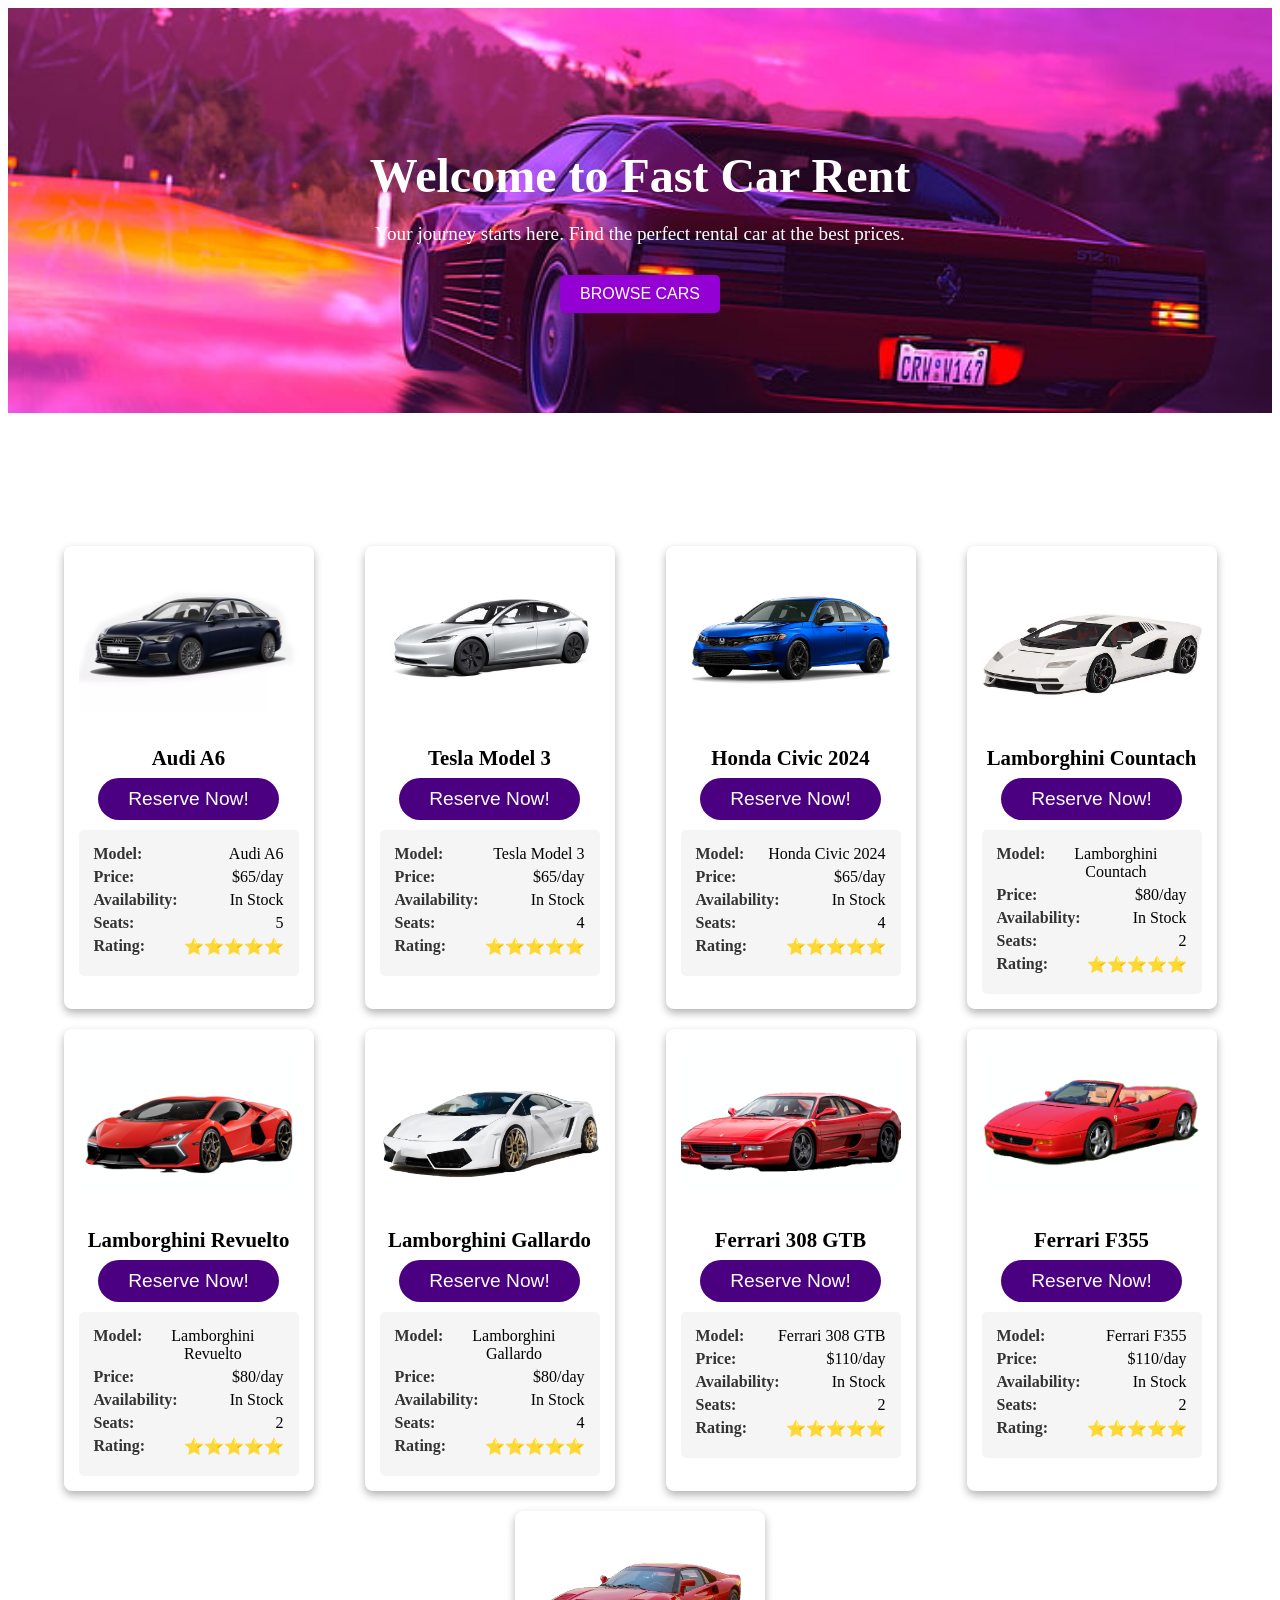
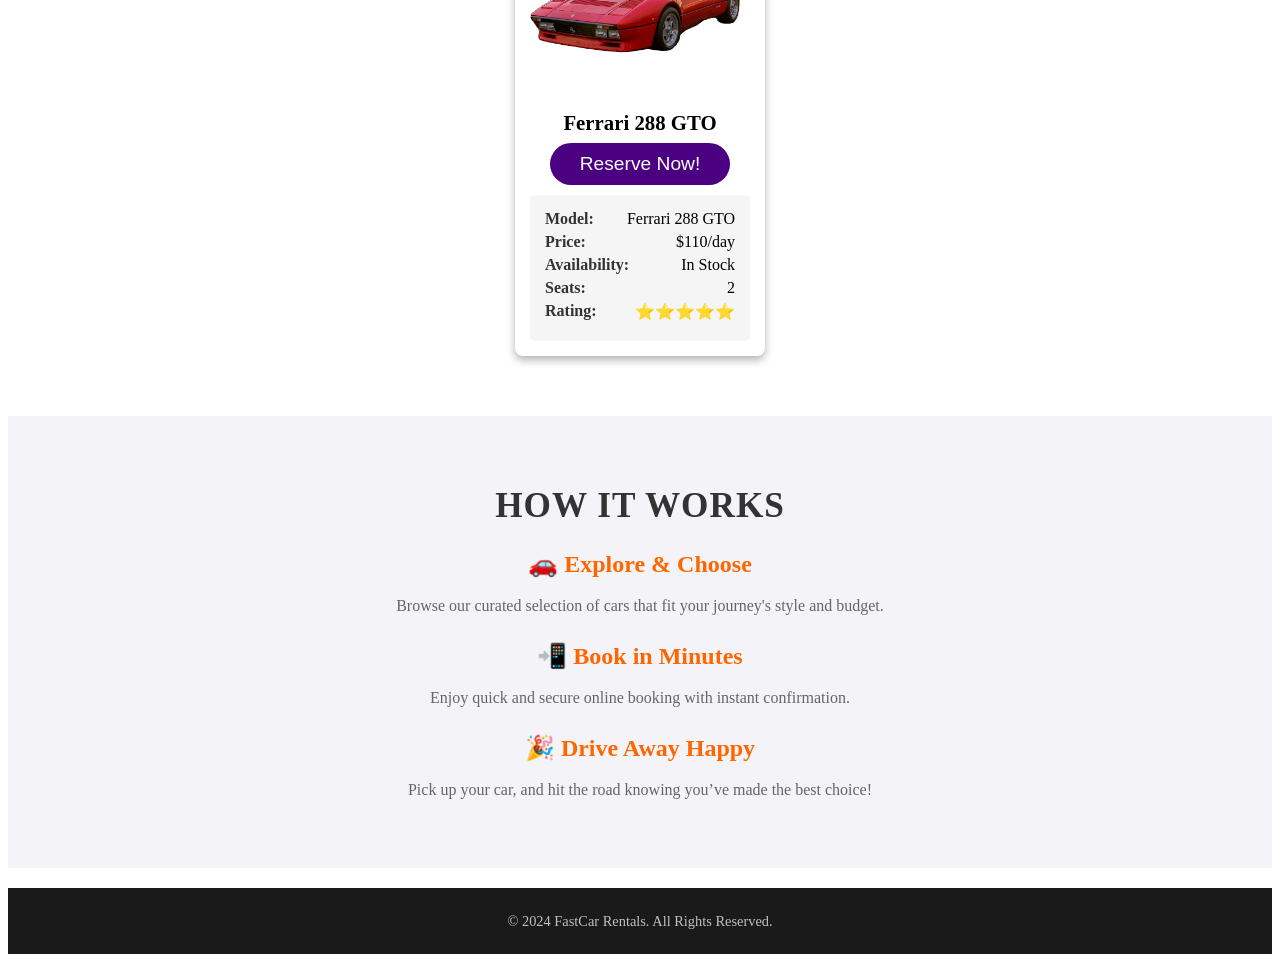
<file: Car rent.html>
<!DOCTYPE html>
<html lang="en">
<head>
    <meta charset="UTF-8">
    <meta name="viewport" content="width=device-width, initial-scale=1.0">
    <title>Car Rental Landing Page</title>
    <link rel="stylesheet" href="styles.css">
</head>
<body>
    <header>
        <div class="c1">
            <h2>Welcome to Fast Car Rent</h2>
            <p>Your journey starts here. Find the perfect rental car at the best prices.</p>
            <a href="cars.html">
                <button class="Cars">Browse Cars</button>
            </a>
        </div>
    </header>
     
    <section id="Top-Picks">
        <h2>Top Picks</h2>
        <div class="car-list">
            <div class="car-item">
                <img src="audia6.jpg" alt="Audi A6">
                <h3>Audi A6</h3>
                <a href="PayingSystem.html"><button class="Lowcar">Reserve Now!</button></a>
                <div class="car-details">
                    <ul>
                        <li><strong>Model:</strong> Audi A6</li>
                        <li><strong>Price:</strong> $65/day</li>
                        <li><strong>Availability:</strong> In Stock</li>
                        <li><strong>Seats:</strong> 5</li>
                        <li><strong>Rating:</strong> ⭐⭐⭐⭐⭐</li>
                    </ul>
                </div>
            </div>

            <div class="car-item">
                <img src="tesla.jpg" alt="Tesla">
                <h3>Tesla Model 3</h3>
                <a href="PayingSystem.html"><button class="Lowcar">Reserve Now!</button></a>
                <div class="car-details">
                    <ul>
                        <li><strong>Model:</strong> Tesla Model 3</li>
                        <li><strong>Price:</strong> $65/day</li>
                        <li><strong>Availability:</strong> In Stock</li>
                        <li><strong>Seats:</strong> 4</li>
                        <li><strong>Rating:</strong> ⭐⭐⭐⭐⭐</li>
                    </ul>
                </div>
            </div>

            <div class="car-item">
                <img src="honda.jpg" alt="Honda Civic">
                <h3>Honda Civic 2024</h3>
                <a href="PayingSystem.html"><button class="Lowcar">Reserve Now!</button></a>
                <div class="car-details">
                    <ul>
                        <li><strong>Model:</strong> Honda Civic 2024</li>
                        <li><strong>Price:</strong> $65/day</li>
                        <li><strong>Availability:</strong> In Stock</li>
                        <li><strong>Seats:</strong> 4</li>
                        <li><strong>Rating:</strong> ⭐⭐⭐⭐⭐</li>
                    </ul>
                </div>
            </div>
            
            <div class="car-item">
                <img src="lamb.jpg" alt="Lamborghini">
                <h3>Lamborghini Countach</h3>
                <a href="Paying2.html"><button class="Lamborghini">Reserve Now!</button></a>
                <div class="car-details">
                    <ul>
                        <li><strong>Model:</strong> Lamborghini Countach</li>
                        <li><strong>Price:</strong> $80/day</li>
                        <li><strong>Availability:</strong> In Stock</li>
                        <li><strong>Seats:</strong> 2</li>
                        <li><strong>Rating:</strong> ⭐⭐⭐⭐⭐</li>
                    </ul>
                </div>
            </div>

            <div class="car-item">
                <img src="lamb2.jpg" alt="Lamborghini">
                <h3>Lamborghini Revuelto</h3>
                <a href="Paying2.html"><button class="Lamborghini">Reserve Now!</button></a>
                <div class="car-details">
                    <ul>
                        <li><strong>Model:</strong> Lamborghini Revuelto</li>
                        <li><strong>Price:</strong> $80/day</li>
                        <li><strong>Availability:</strong> In Stock</li>
                        <li><strong>Seats:</strong> 2</li>
                        <li><strong>Rating:</strong> ⭐⭐⭐⭐⭐</li>
                    </ul>
                </div>
            </div>
            <div class="car-item">
                <img src="lamb3.jpg" alt="Lamborghini Gallardo">
                <h3>Lamborghini Gallardo</h3>
                <a href="Paying2.html"><button class="Lamborghini">Reserve Now!</button></a>
                <div class="car-details">
                    <ul>
                        <li><strong>Model:</strong> Lamborghini Gallardo</li>
                        <li><strong>Price:</strong> $80/day</li>
                        <li><strong>Availability:</strong> In Stock</li>
                        <li><strong>Seats:</strong> 4</li>
                        <li><strong>Rating:</strong> ⭐⭐⭐⭐⭐</li>
                    </ul>
                </div>
            </div>
            
            <div class="car-item">
                <img src="ferrari.jpg" alt="Ferrari">
                <h3>Ferrari 308 GTB</h3>
                <a href="Paying3.html"><button class="Ferrari">Reserve Now!</button></a>
                <div class="car-details">
                    <ul>
                        <li><strong>Model:</strong> Ferrari 308 GTB</li>
                        <li><strong>Price:</strong> $110/day</li>
                        <li><strong>Availability:</strong> In Stock</li>
                        <li><strong>Seats:</strong> 2</li>
                        <li><strong>Rating:</strong> ⭐⭐⭐⭐⭐</li>
                    </ul>
                </div>
            </div>

            <div class="car-item">
                <img src="ferrari2.jpg" alt="Ferrari">
                <h3>Ferrari F355</h3>
                <a href="Paying3.html"><button class="Ferrari">Reserve Now!</button></a>
                <div class="car-details">
                    <ul>
                        <li><strong>Model:</strong> Ferrari F355</li>
                        <li><strong>Price:</strong> $110/day</li>
                        <li><strong>Availability:</strong> In Stock</li>
                        <li><strong>Seats:</strong> 2</li>
                        <li><strong>Rating:</strong> ⭐⭐⭐⭐⭐</li>
                    </ul>
                </div>
            </div>

            <div class="car-item">
                <img src="ferrari3.jpg" alt="Ferrari">
                <h3>Ferrari 288 GTO</h3>
                <a href="Paying3.html"><button class="Ferrari">Reserve Now!</button></a>
                <div class="car-details">
                    <ul>
                        <li><strong>Model:</strong> Ferrari 288 GTO</li>
                        <li><strong>Price:</strong> $110/day</li>
                        <li><strong>Availability:</strong> In Stock</li>
                        <li><strong>Seats:</strong> 2</li>
                        <li><strong>Rating:</strong> ⭐⭐⭐⭐⭐</li>
                    </ul>
                </div>
            </div>
        </div>
    </section>

     <section id="hw">
        <h2>How It Works</h2>
        <div class="steps">
            <div class="step">
                <h3>🚗 Explore & Choose</h3>
                <p>Browse our curated selection of cars that fit your journey's style and budget.</p>
            </div>
            <div class="step">
                <h3>📲 Book in Minutes</h3>
                <p>Enjoy quick and secure online booking with instant confirmation.</p>
            </div>
            <div class="step">
                <h3>🎉 Drive Away Happy</h3>
                <p>Pick up your car, and hit the road knowing you’ve made the best choice!</p>
            </div>
        </div>
    </section>
    
    <footer>
        <p>&copy; 2024 FastCar Rentals. All Rights Reserved.</p>
    </footer>
</body>
</html>
</file>
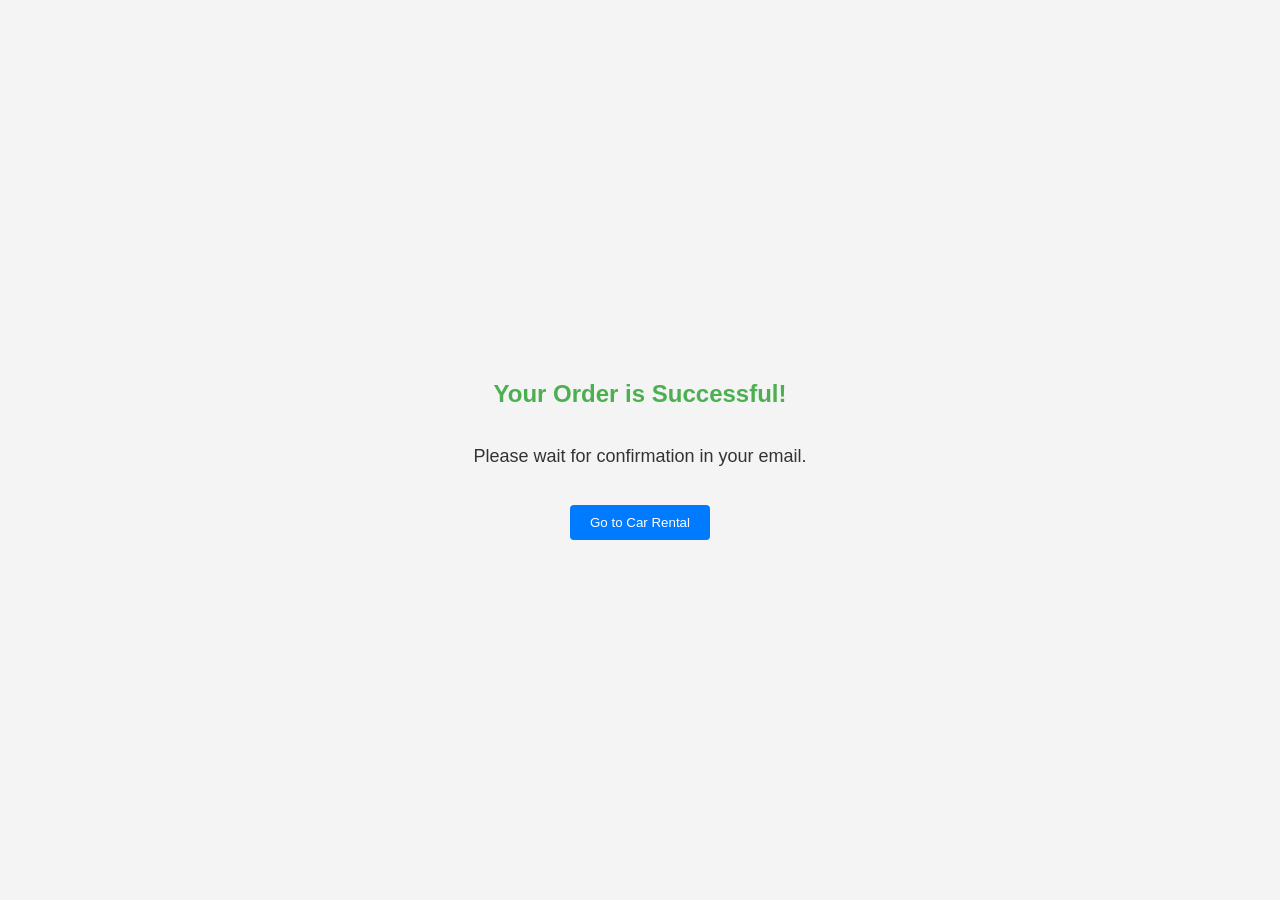
<file: confirmation.html>
<!DOCTYPE html>
<html lang="en">
<head>
    <meta charset="UTF-8">
    <meta name="viewport" content="width=device-width, initial-scale=1.0">
    <title>Order Confirmation</title>
    <style>
        body {
            font-family: Arial, sans-serif;
            margin: 0;
            padding: 0;
            background-color: #f4f4f4;
            display: flex;
            justify-content: center;
            align-items: center;
            height: 100vh;
        }

        .confirmation-message {
            display: flex;
            flex-direction: column;
            align-items: center;
            justify-content: center;
            height: 100vh;
            text-align: center;
        }

        .confirmation-message h2 {
            font-size: 24px;
            color: #4CAF50;
        }

        .confirmation-message p {
            font-size: 18px;
            color: #333;
        }

        .btn-go-to-car-rent {
            background-color: #007BFF;
            color: white;
            padding: 10px 20px;
            border: none;
            border-radius: 4px;
            cursor: pointer;
            margin-top: 20px;
            width: 100%;
        }

        .btn-go-to-car-rent:hover {
            background-color: #0056b3;
        }
    </style>
</head>
<body>
    <div class="confirmation-message">
        <h2>Your Order is Successful!</h2>
        <p>Please wait for confirmation in your email.</p>
        <a href="Car rent.html">
            <button class="btn-go-to-car-rent">Go to Car Rental</button>
        </a>
    </div>
</body>
</html>
</file>
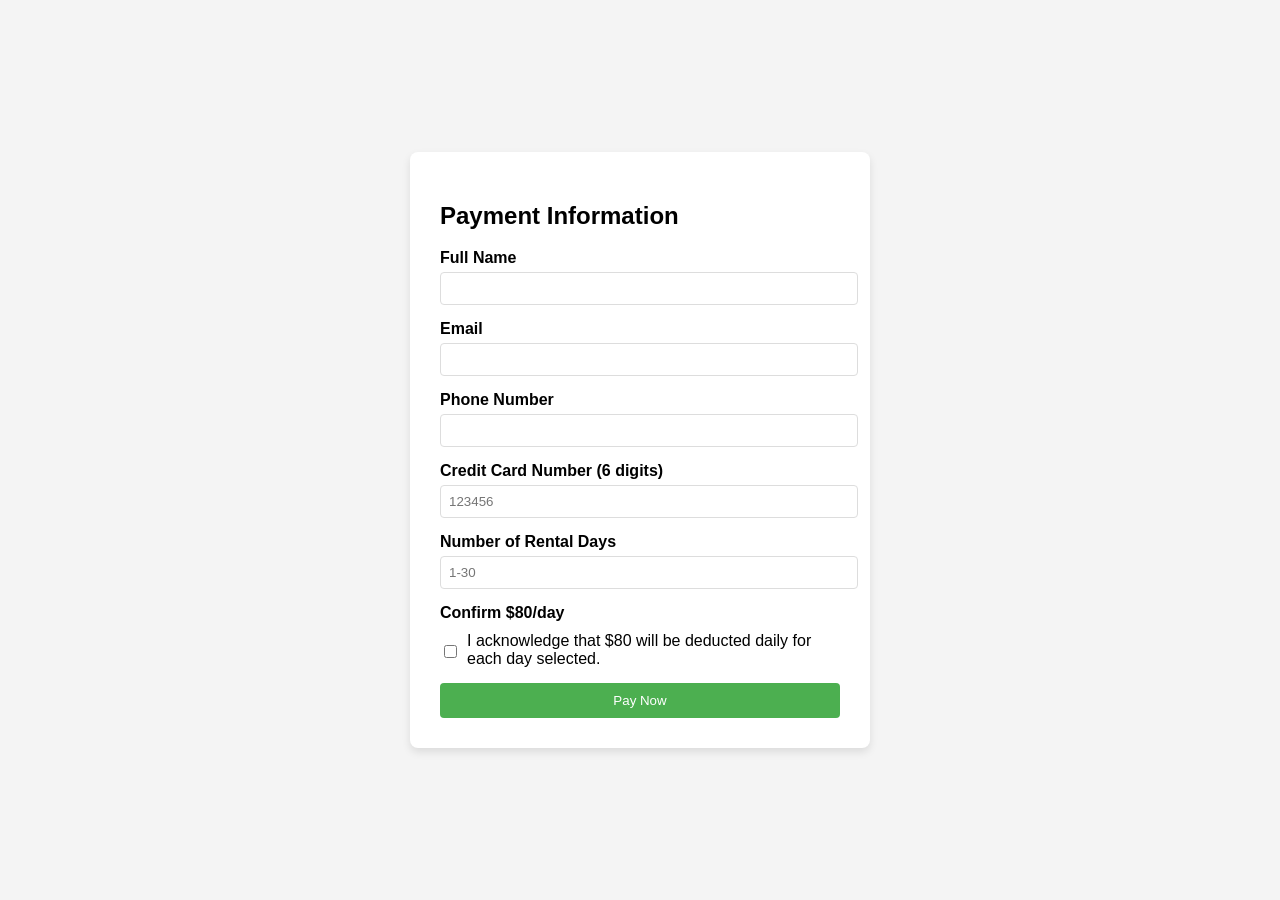
<file: Paying2.html>
<!DOCTYPE html>
<html lang="en">
<head>
    <meta charset="UTF-8">
    <meta name="viewport" content="width=device-width, initial-scale=1.0">
    <title>Payment Form</title>
    <style>
        body {
            font-family: Arial, sans-serif;
            margin: 0;
            padding: 0;
            background-color: #f4f4f4;
            display: flex;
            justify-content: center;
            align-items: center;
            height: 100vh;
        }

        .payment-form {
            background-color: white;
            padding: 30px;
            border-radius: 8px;
            box-shadow: 0 4px 8px rgba(0, 0, 0, 0.1);
            width: 100%;
            max-width: 400px;
        }

        .form-group {
            margin-bottom: 15px;
        }

        label {
            display: block;
            font-weight: bold;
        }

        input, select {
            width: 100%;
            padding: 8px;
            margin-top: 5px;
            border: 1px solid #ddd;
            border-radius: 4px;
        }

        .checkbox-group {
            display: flex;
            align-items: center;
            margin-top: 10px;
        }

        .checkbox-group input {
            width: auto;
            margin-right: 10px;
        }

        button {
            background-color: #4CAF50;
            color: white;
            padding: 10px 20px;
            border: none;
            border-radius: 4px;
            cursor: pointer;
            width: 100%;
        }

        button:hover {
            background-color: #45a049;
        }
    </style>
</head>
<body>
    <div class="payment-form">
        <h2>Payment Information</h2>
        <form action="confirmation.html" method="GET">
            <div class="form-group">
                <label for="name">Full Name</label>
                <input type="text" id="name" name="name" required>
            </div>

            <div class="form-group">
                <label for="email">Email</label>
                <input type="email" id="email" name="email" required>
            </div>

            <div class="form-group">
                <label for="phone">Phone Number</label>
                <input type="tel" id="phone" name="phone" required>
            </div>

            <div class="form-group">
                <label for="card-number">Credit Card Number (6 digits)</label>
                <input type="number" id="card-number" name="card-number" required pattern="\d{6}" maxlength="6" placeholder="123456">
            </div>

            <div class="form-group">
                <label for="rental-days">Number of Rental Days</label>
                <input type="number" id="rental-days" name="rental-days" min="1" max="30" required placeholder="1-30">
            </div>

            <div class="form-group">
                <label for="price-confirmation">Confirm $80/day</label>
                <div class="checkbox-group">
                    <input type="checkbox" id="price-confirmation-checkbox" name="price-confirmation" required>
                    <label for="price-confirmation-checkbox" style="font-weight: normal;">
                        I acknowledge that $80 will be deducted daily for each day selected.
                    </label>
                </div>
            </div>

            <button type="submit" class="btn-submit">Pay Now</button>
        </form>
    </div>
</body>
</html>
</file>
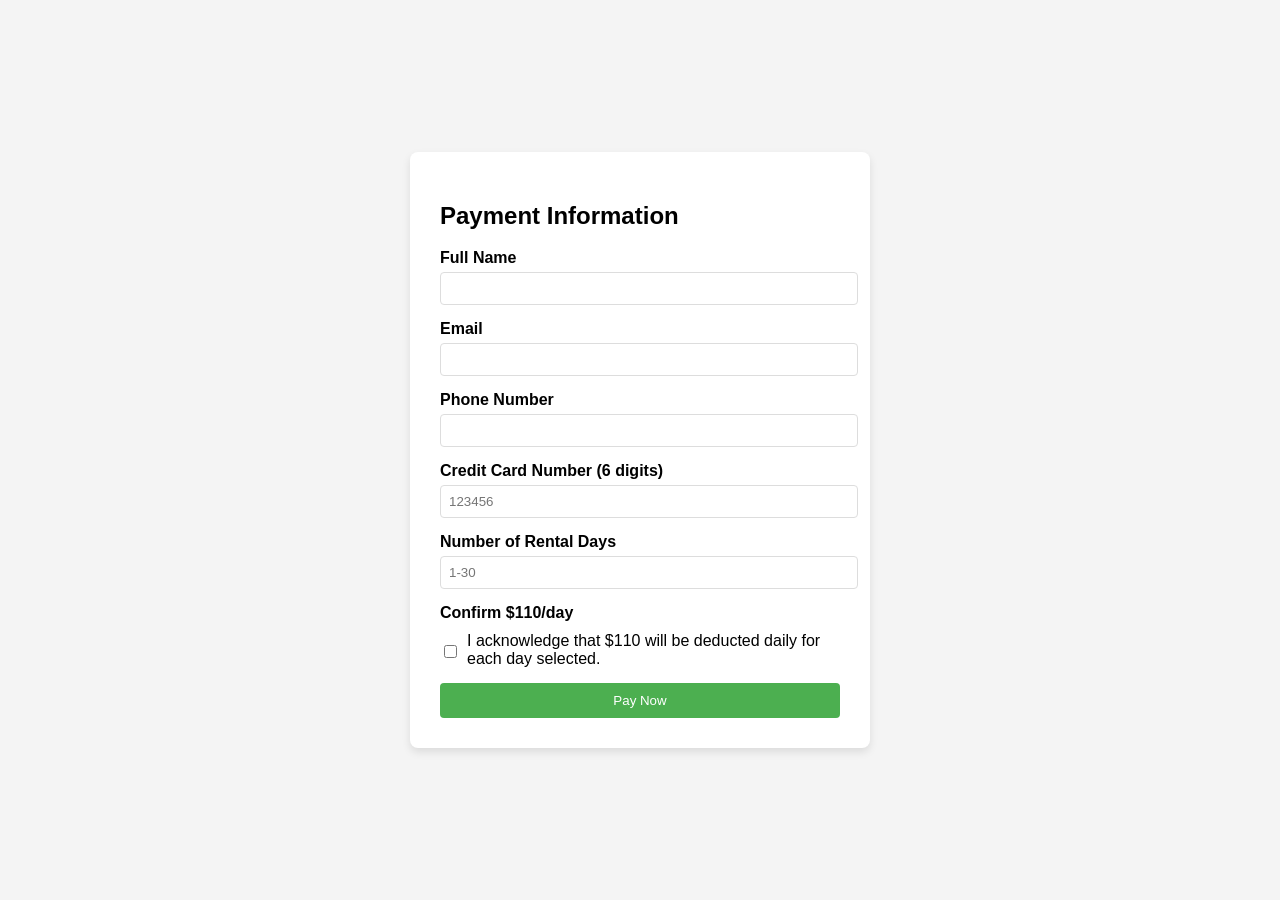
<file: Paying3.html>
<!DOCTYPE html>
<html lang="en">
<head>
    <meta charset="UTF-8">
    <meta name="viewport" content="width=device-width, initial-scale=1.0">
    <title>Payment Form</title>
    <style>
        body {
            font-family: Arial, sans-serif;
            margin: 0;
            padding: 0;
            background-color: #f4f4f4;
            display: flex;
            justify-content: center;
            align-items: center;
            height: 100vh;
        }

        .payment-form {
            background-color: white;
            padding: 30px;
            border-radius: 8px;
            box-shadow: 0 4px 8px rgba(0, 0, 0, 0.1);
            width: 100%;
            max-width: 400px;
        }

        .form-group {
            margin-bottom: 15px;
        }

        label {
            display: block;
            font-weight: bold;
        }

        input, select {
            width: 100%;
            padding: 8px;
            margin-top: 5px;
            border: 1px solid #ddd;
            border-radius: 4px;
        }

        .checkbox-group {
            display: flex;
            align-items: center;
            margin-top: 10px;
        }

        .checkbox-group input {
            width: auto;
            margin-right: 10px;
        }

        button {
            background-color: #4CAF50;
            color: white;
            padding: 10px 20px;
            border: none;
            border-radius: 4px;
            cursor: pointer;
            width: 100%;
        }

        button:hover {
            background-color: #45a049;
        }
    </style>
</head>
<body>
    <div class="payment-form">
        <h2>Payment Information</h2>
        <form action="confirmation.html" method="GET">
            <div class="form-group">
                <label for="name">Full Name</label>
                <input type="text" id="name" name="name" required>
            </div>

            <div class="form-group">
                <label for="email">Email</label>
                <input type="email" id="email" name="email" required>
            </div>

            <div class="form-group">
                <label for="phone">Phone Number</label>
                <input type="tel" id="phone" name="phone" required>
            </div>

            <div class="form-group">
                <label for="card-number">Credit Card Number (6 digits)</label>
                <input type="number" id="card-number" name="card-number" required pattern="\d{6}" maxlength="6" placeholder="123456">
            </div>

            <div class="form-group">
                <label for="rental-days">Number of Rental Days</label>
                <input type="number" id="rental-days" name="rental-days" min="1" max="30" required placeholder="1-30">
            </div>

            <div class="form-group">
                <label for="price-confirmation">Confirm $110/day</label>
                <div class="checkbox-group">
                    <input type="checkbox" id="price-confirmation-checkbox" name="price-confirmation" required>
                    <label for="price-confirmation-checkbox" style="font-weight: normal;">
                        I acknowledge that $110 will be deducted daily for each day selected.
                    </label>
                </div>
            </div>

            <button type="submit" class="btn-submit">Pay Now</button>
        </form>
    </div>
</body>
</html>
</file>
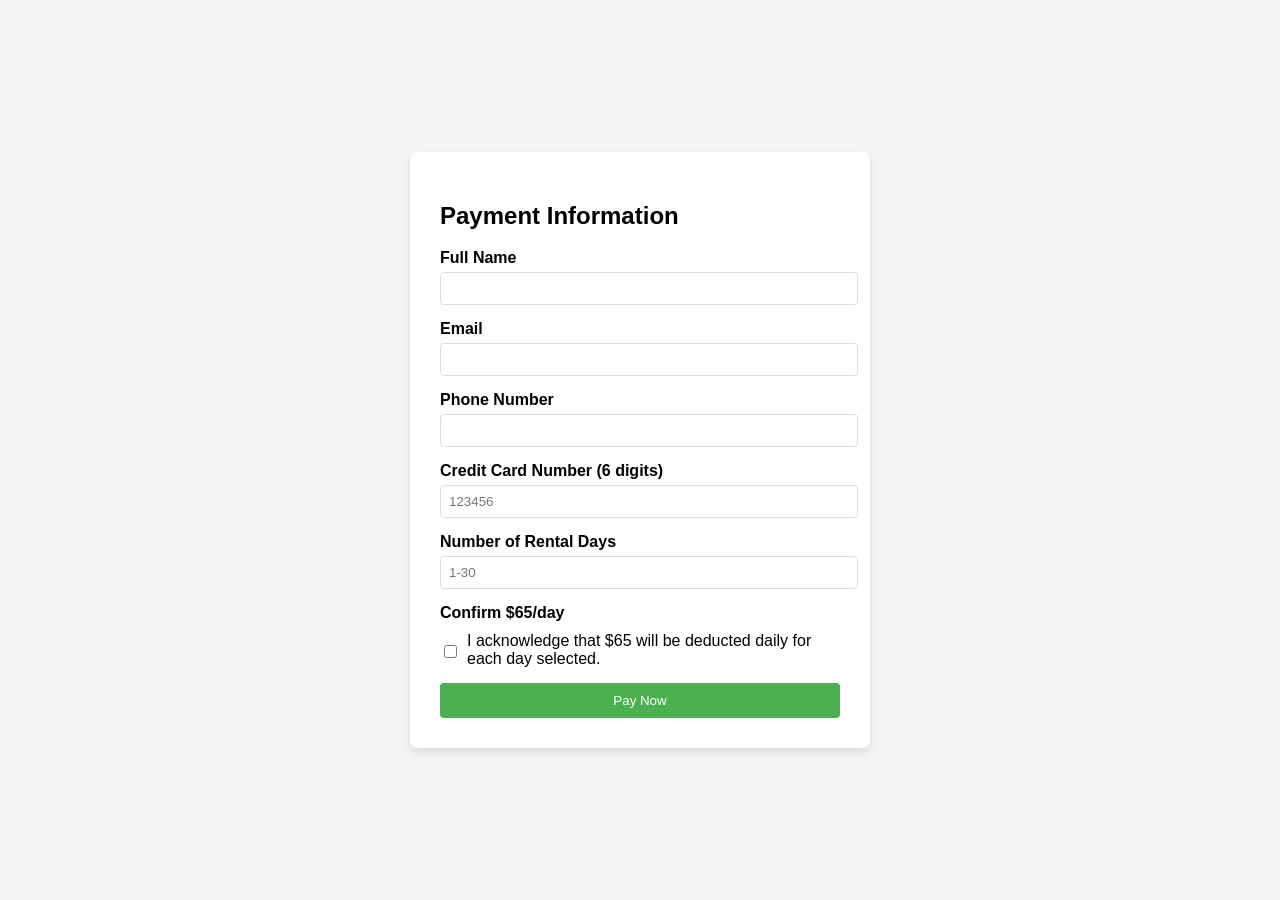
<file: PayingSystem.html>
<!DOCTYPE html>
<html lang="en">
<head>
    <meta charset="UTF-8">
    <meta name="viewport" content="width=device-width, initial-scale=1.0">
    <title>Payment Form</title>
    <style>
        body {
            font-family: Arial, sans-serif;
            margin: 0;
            padding: 0;
            background-color: #f4f4f4;
            display: flex;
            justify-content: center;
            align-items: center;
            height: 100vh;
        }

        .payment-form {
            background-color: white;
            padding: 30px;
            border-radius: 8px;
            box-shadow: 0 4px 8px rgba(0, 0, 0, 0.1);
            width: 100%;
            max-width: 400px;
        }

        .form-group {
            margin-bottom: 15px;
        }

        label {
            display: block;
            font-weight: bold;
        }

        input, select {
            width: 100%;
            padding: 8px;
            margin-top: 5px;
            border: 1px solid #ddd;
            border-radius: 4px;
        }

        .checkbox-group {
            display: flex;
            align-items: center;
            margin-top: 10px;
        }

        .checkbox-group input {
            width: auto;
            margin-right: 10px;
        }

        button {
            background-color: #4CAF50;
            color: white;
            padding: 10px 20px;
            border: none;
            border-radius: 4px;
            cursor: pointer;
            width: 100%;
        }

        button:hover {
            background-color: #45a049;
        }
    </style>
</head>
<body>
    <div class="payment-form">
        <h2>Payment Information</h2>
        <form action="confirmation.html" method="GET">
            <div class="form-group">
                <label for="name">Full Name</label>
                <input type="text" id="name" name="name" required>
            </div>

            <div class="form-group">
                <label for="email">Email</label>
                <input type="email" id="email" name="email" required>
            </div>

            <div class="form-group">
                <label for="phone">Phone Number</label>
                <input type="tel" id="phone" name="phone" required>
            </div>

            <div class="form-group">
                <label for="card-number">Credit Card Number (6 digits)</label>
                <input type="number" id="card-number" name="card-number" required pattern="\d{6}" maxlength="6" placeholder="123456">
            </div>

            <div class="form-group">
                <label for="rental-days">Number of Rental Days</label>
                <input type="number" id="rental-days" name="rental-days" min="1" max="30" required placeholder="1-30">
            </div>

            <div class="form-group">
                <label for="price-confirmation">Confirm $65/day</label>
                <div class="checkbox-group">
                    <input type="checkbox" id="price-confirmation-checkbox" name="price-confirmation" required>
                    <label for="price-confirmation-checkbox" style="font-weight: normal;">
                        I acknowledge that $65 will be deducted daily for each day selected.
                    </label>
                </div>
            </div>

            <button type="submit" class="btn-submit">Pay Now</button>
        </form>
    </div>
</body>
</html>
</file>
<file: styles.css>
@keyframes pink {
    0% {
        color: #d45d6e;
    }
    25% {
        color: #f06d6d;
    }
    50% {
        color: #c24e75;
    }
    75% {
        color: #e91e63;
    }
    100% {
        color: #d45d6e;
    }
}

@keyframes bw {
    0% {
        color: #000000;
    }
    50% {
        color: #ffffff;
    }
    100% {
        color: #000000;
    }
}

#Top-Picks {
    animation: bw 5s;
    background-color: white;
    padding: 40px 20px;
    transition: background-color 0.5s ease;
}

#Top-Picks h2 {
    color: white;
    animation: bw 2s infinite ease-in-out;
}

.c1 h2 {
    animation: bw 5s infinite;
}

.c1 p {
    color: white;
}

header {
    background-image: url('red.jpg');
    background-size: cover;
    background-position: center;
    background-repeat: no-repeat;
    color: white;
    padding: 100px 0px;
    text-align: center;
}

header h2 {
    font-size: 3rem;
    margin-bottom: 20px;
}

header p {
    font-size: 1.2rem;
    margin-bottom: 30px;
}

header .Cars {
    font-size: 1.1rem;
    padding: 10px 20px;
    background-color: #f4b400;
    border: none;
    cursor: pointer;
    color: white;
    text-transform: uppercase;
}

header .Cars:hover {
    background-color: #c7a800;
}

button.Cars {
    background-color: darkviolet;
    color: white;
    border: none;
    padding: 10px 20px;
    font-size: 16px;
    cursor: pointer;
    border-radius: 5px;
}

button.Cars:hover {
    background-color: #2980b9;
}

section h2 {
    color: #ffffff;
    text-align: center;
    margin: 20px 0;
    font-size: 1.8em;
}

.car-list {
    display: flex;
    justify-content: space-around;
    flex-wrap: wrap;
    gap: 20px;
    padding: 20px;
}

.car-details {
    margin-top: 10px;
    background-color: #f5f5f5;
    padding: 15px;
    border-radius: 5px;
    display: flex;
    flex-direction: column;
    justify-content: space-between;
}

.car-details ul {
    list-style-type: none;
    padding: 0;
    margin: 0;
}

.car-details ul li {
    display: flex;
    justify-content: space-between;
    font-size: 1em;
    margin-bottom: 5px;
}

.car-details ul li strong {
    font-weight: bold;
    color: #333;
}

.car-details ul li span {
    color: #666;
}

.car-item {
    background-color: white;
    border-radius: 8px;
    padding: 15px;
    width: 220px;
    text-align: center;
    box-shadow: 0 4px 8px rgba(0, 0, 0, 0.3);
    transition: transform 0.3s ease;
    animation: bw 5s infinite;
}

.car-item:hover {
    transform: scale(1.05);
}

.car-item img {
    width: 220px;
    height: 150px;
    object-fit: cover;
    border-radius: 5px;
    margin-bottom: 10px;
}

.car-item h3 {
    color: black;
    font-size: 1.3em;
    margin-bottom: 8px;
}

.car-item p {
    font-size: 1em;
    color: black;
}

button {
    background-color: #4b0082;
    color: #ffffff;
    border: none;
    padding: 10px 30px;
    font-size: 1.2rem;
    border-radius: 25px;
    cursor: pointer;
    transition: background-color 0.3s;
}

button:hover {
    background-color: #6a0dad;
}

#hw {
    background-color: #f4f4f8;
    padding: 50px 0;
    text-align: center;
}

#hw h2 {
    font-size: 2.2em; 
    color: #333;
    margin-bottom: 20px;
    font-weight: bold;
    text-transform: uppercase;
    letter-spacing: 1px;
}

.step h3 {
    font-size: 1.5em; 
    color: #ff6600;
    margin-bottom: 8px;
}

.step p {
    font-size: 1em;
    color: #666;
    line-height: 1.5;
}

footer {
    background-color: #1a1a1a;
    color: #c0c0c0;
    text-align: center;
    padding: 10px 0;
    font-size: 0.9em;
    margin-top: 20px;
}
</file>
